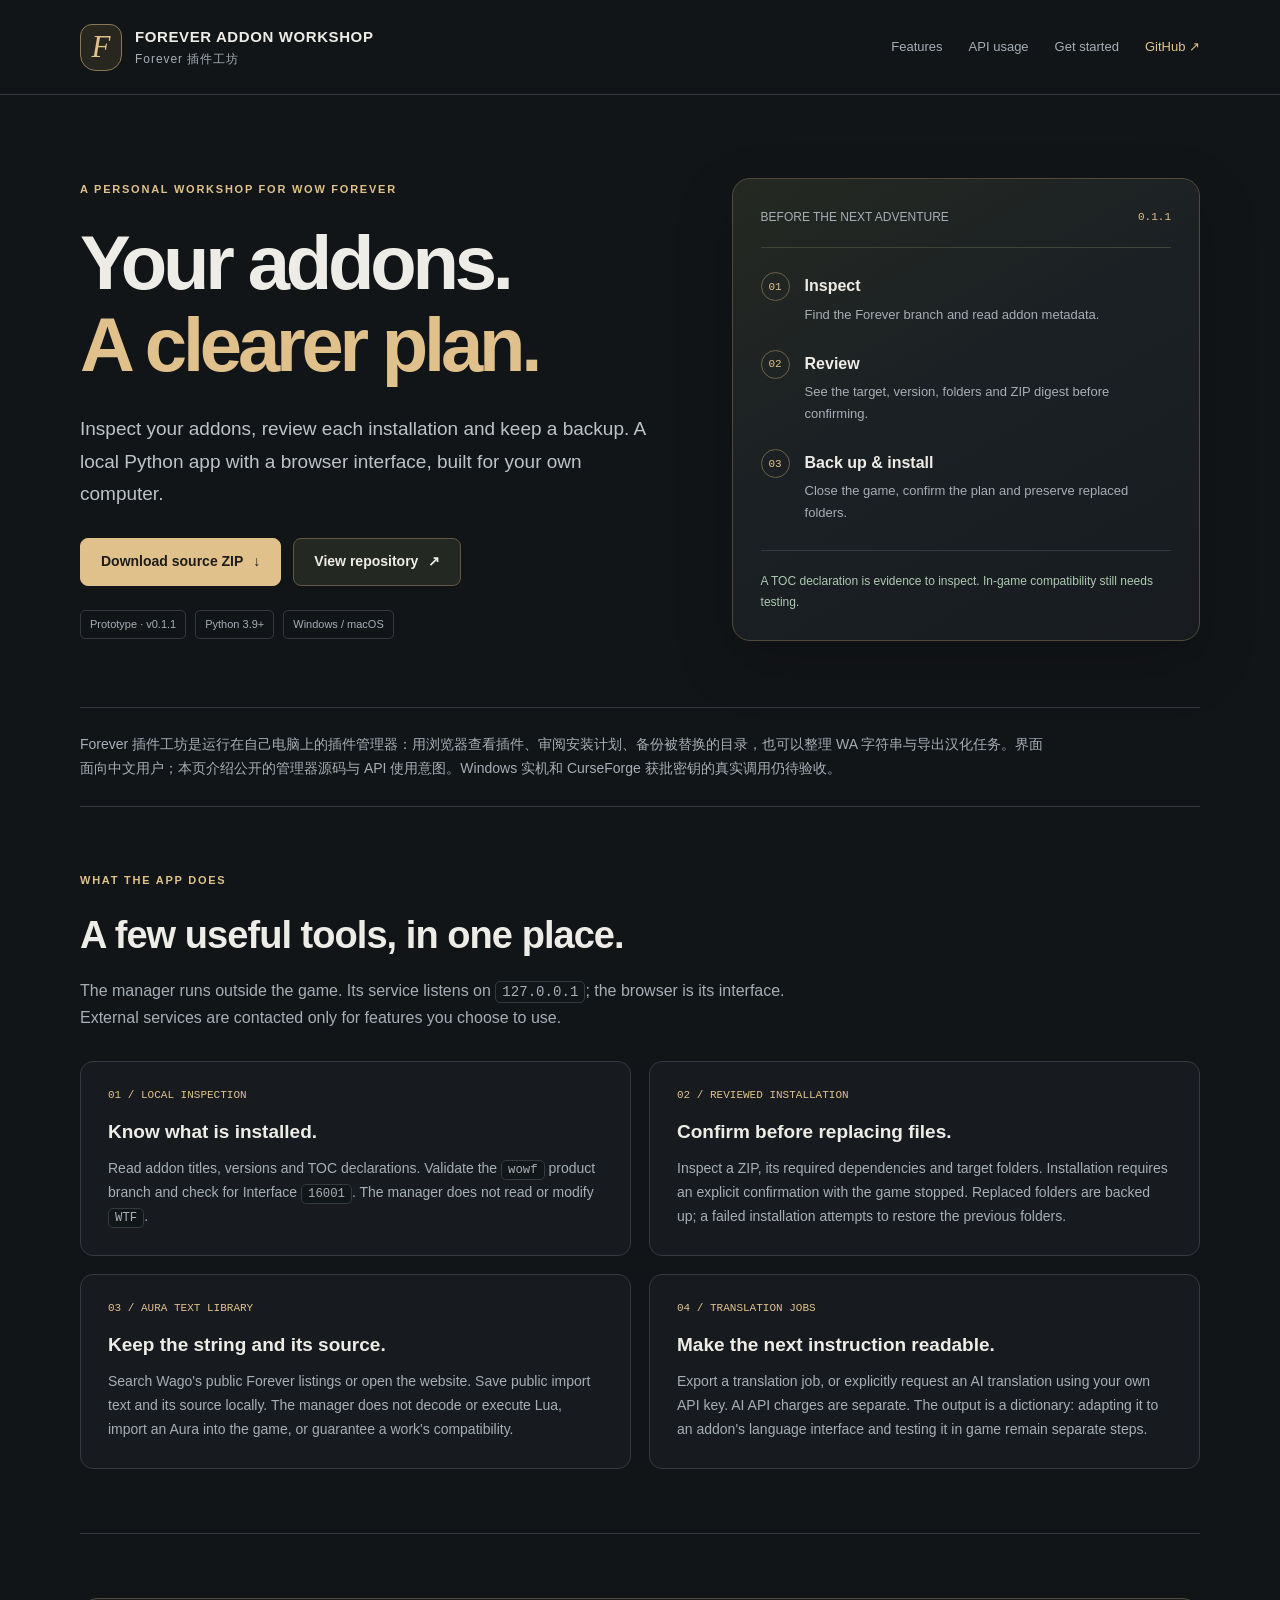
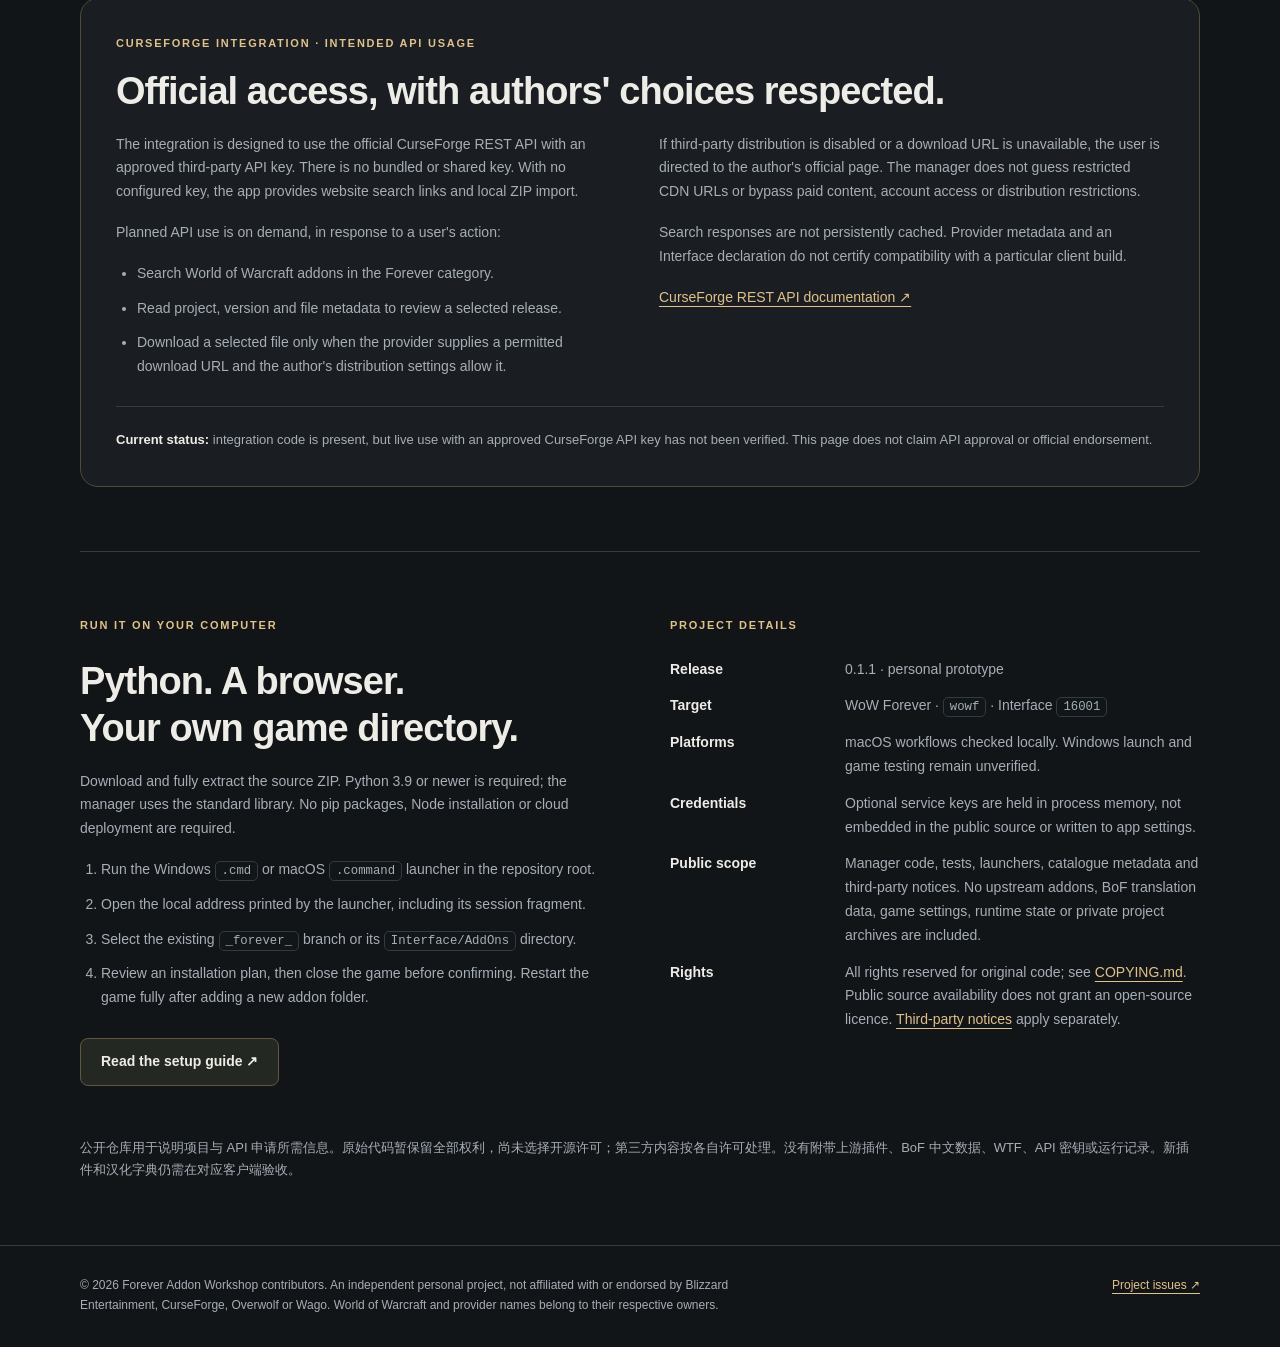
<file: docs/index.html>
<!doctype html>
<html lang="en">
<head>
  <meta charset="utf-8">
  <meta name="viewport" content="width=device-width, initial-scale=1">
  <meta name="color-scheme" content="dark">
  <meta name="theme-color" content="#121518">
  <meta name="description" content="Forever Addon Workshop is a local Python and browser addon manager for WoW Forever. Inspect, review and back up addon installations on your own computer.">
  <title>Forever Addon Workshop — local addon management</title>
  <style>
    :root {
      --bg: #121518;
      --panel: #1a1e22;
      --panel-soft: #171b1f;
      --text: #eeece6;
      --muted: #a6aeb6;
      --gold: #e0c18b;
      --gold-soft: #333026;
      --line: #343a40;
      --green: #aec9b1;
      --radius: 18px;
    }
    * { box-sizing: border-box; }
    html { scroll-behavior: smooth; scroll-padding-top: 26px; }
    body { margin: 0; background: var(--bg); color: var(--text); font: 16px/1.7 -apple-system, BlinkMacSystemFont, "Segoe UI", "PingFang SC", "Microsoft YaHei", sans-serif; }
    a { color: var(--gold); text-underline-offset: 4px; }
    a:hover { color: #f5dcaf; }
    a:focus-visible { outline: 2px solid var(--gold); outline-offset: 6px; border-radius: 3px; }
    h1, h2, h3, p { margin-top: 0; }
    h1 { font-size: clamp(42px, 6.6vw, 76px); font-weight: 650; line-height: 1.08; letter-spacing: -.055em; margin-bottom: 27px; }
    h2 { font-size: clamp(27px, 3.4vw, 38px); line-height: 1.25; font-weight: 600; letter-spacing: -.025em; margin-bottom: 17px; }
    h3 { font-size: 19px; line-height: 1.4; font-weight: 600; margin-bottom: 11px; }
    p { margin-bottom: 17px; }
    code { font: .88em/1.5 ui-monospace, SFMono-Regular, Consolas, monospace; background: #111619; border: 1px solid var(--line); padding: 2px 6px; border-radius: 5px; overflow-wrap: anywhere; }
    .wrap { width: min(1120px, calc(100% - 64px)); margin-inline: auto; }
    .skip { position: absolute; top: -70px; left: 20px; background: var(--gold); color: var(--bg); padding: 10px 17px; z-index: 2; }
    .skip:focus { top: 12px; }
    .site-header { border-bottom: 1px solid var(--line); }
    .header-inner { min-height: 94px; display: flex; align-items: center; justify-content: space-between; gap: 25px; }
    .brand { display: flex; align-items: center; gap: 13px; color: var(--text); text-decoration: none; line-height: 1.25; }
    .monogram { width: 42px; height: 47px; display: grid; place-items: center; border: 1px solid #8b7956; border-radius: 12px 12px 16px 16px; color: var(--gold); font: italic 31px Georgia, serif; background: #28271f; }
    .brand strong { font-size: 15px; font-weight: 600; letter-spacing: .04em; }
    .brand small { display: block; color: var(--muted); font-size: 12px; margin-top: 5px; letter-spacing: .08em; }
    nav { display: flex; align-items: center; gap: 26px; font-size: 13px; }
    nav a { color: var(--muted); text-decoration: none; }
    nav a:last-child { color: var(--gold); }
    .hero { padding-block: 83px 66px; display: grid; grid-template-columns: 1.25fr 1fr; align-items: center; gap: 66px; }
    .eyebrow { color: var(--gold); font-size: 11px; font-weight: 650; letter-spacing: .16em; text-transform: uppercase; margin-bottom: 23px; }
    .hero h1 span { color: var(--gold); }
    .lead { font-size: 19px; line-height: 1.7; color: #bdc3c9; max-width: 620px; }
    .actions { display: flex; gap: 12px; flex-wrap: wrap; margin-block: 28px 24px; }
    .button { display: inline-flex; align-items: center; justify-content: center; gap: 10px; min-height: 47px; padding: 11px 20px; font-size: 14px; font-weight: 600; text-decoration: none; border: 1px solid #625740; border-radius: 8px; color: var(--text); background: #242822; }
    .button.primary { color: #1d1c18; background: var(--gold); border-color: var(--gold); }
    .button:hover { background: #34382f; color: #fff7e4; }
    .button.primary:hover { background: #f2d5a2; color: #1d1c18; }
    .metadata { display: flex; flex-wrap: wrap; gap: 9px; font-size: 11px; color: var(--muted); }
    .metadata span { border: 1px solid var(--line); border-radius: 5px; padding: 4px 9px; }
    .workflow-card { border: 1px solid #514a3b; border-radius: var(--radius); background: linear-gradient(150deg, #252922 0%, #1b2024 45%, #181c20 100%); padding: 28px; box-shadow: 0 22px 60px #0003; }
    .workflow-title { display: flex; align-items: center; justify-content: space-between; padding-bottom: 20px; margin-bottom: 24px; border-bottom: 1px solid #404438; font-size: 12px; color: var(--muted); }
    .version { font: 11px ui-monospace, SFMono-Regular, Consolas, monospace; color: var(--gold); }
    .workflow-step { display: flex; gap: 15px; align-items: flex-start; }
    .workflow-step + .workflow-step { margin-top: 24px; }
    .step-number { width: 29px; height: 29px; border: 1px solid #6b634b; border-radius: 50%; display: grid; place-items: center; flex: 0 0 auto; font: 11px ui-monospace, SFMono-Regular, Consolas, monospace; color: var(--gold); }
    .workflow-step strong { display: block; font-size: 16px; font-weight: 550; margin-bottom: 4px; }
    .workflow-step p { margin: 0; color: var(--muted); font-size: 13px; line-height: 1.7; }
    .workflow-note { margin: 26px 0 0; padding-top: 20px; border-top: 1px solid var(--line); color: var(--green); font-size: 12px; }
    .intro-cn { border-top: 1px solid var(--line); border-bottom: 1px solid var(--line); padding: 25px 0; color: var(--muted); font-size: 14px; }
    .intro-cn p { max-width: 970px; margin: 0; }
    section { padding-block: 64px; }
    section + section { border-top: 1px solid var(--line); }
    .section-intro { max-width: 720px; margin-bottom: 30px; color: var(--muted); }
    .feature-grid { display: grid; grid-template-columns: repeat(2, minmax(0, 1fr)); gap: 18px; }
    .feature { background: var(--panel-soft); border: 1px solid var(--line); border-radius: 13px; padding: 27px; }
    .feature-index { font: 11px ui-monospace, SFMono-Regular, Consolas, monospace; color: var(--gold); display: block; margin-bottom: 18px; }
    .feature p { color: var(--muted); font-size: 14px; margin-bottom: 0; }
    .split { display: grid; grid-template-columns: 1fr 1fr; gap: 60px; }
    .split p, .split li { color: var(--muted); font-size: 14px; }
    .split ul, .split ol { padding-left: 21px; margin: 0; }
    .split li + li { margin-top: 11px; }
    .api-panel { background: var(--panel); border: 1px solid #514a3b; border-radius: var(--radius); padding: 35px; }
    .api-panel .eyebrow { margin-bottom: 15px; }
    .api-panel .split { gap: 38px; }
    .status-note { margin-top: 27px; padding-top: 22px; border-top: 1px solid var(--line); color: var(--muted); font-size: 13px; }
    .status-note strong { color: var(--text); font-weight: 550; }
    .details-list { margin: 0; display: grid; grid-template-columns: 155px 1fr; gap: 13px 20px; font-size: 14px; }
    .details-list dt { color: var(--text); font-weight: 550; }
    .details-list dd { margin: 0; color: var(--muted); }
    .disclosure { color: var(--muted); font-size: 13px; margin: 27px 0 0; }
    .site-footer { border-top: 1px solid var(--line); padding-block: 29px; color: var(--muted); font-size: 12px; }
    .footer-inner { display: flex; align-items: flex-start; justify-content: space-between; gap: 30px; }
    .footer-inner p { margin: 0; max-width: 700px; }
    .footer-inner a { white-space: nowrap; }
    @media (max-width: 900px) {
      .hero { gap: 32px; padding-top: 57px; }
      .workflow-card { padding: 23px; }
      .split { gap: 30px; }
      nav { gap: 17px; }
    }
    @media (max-width: 700px) {
      .wrap { width: min(100% - 36px, 540px); }
      .header-inner { min-height: 100px; flex-wrap: wrap; justify-content: flex-start; gap: 16px; padding-block: 20px; }
      nav { width: 100%; justify-content: space-between; font-size: 12px; }
      .hero { grid-template-columns: 1fr; padding-block: 46px 37px; gap: 32px; }
      h1 { font-size: clamp(43px, 11vw, 64px); }
      .lead { font-size: 17px; }
      .feature-grid, .split { grid-template-columns: 1fr; gap: 20px; }
      .feature { padding: 23px; }
      section { padding-block: 43px; }
      .api-panel { padding: 24px; }
      .details-list { grid-template-columns: 1fr; gap: 4px; }
      .details-list dd { margin-bottom: 13px; }
      .footer-inner { flex-direction: column; gap: 15px; }
      .actions .button { flex: 1 1 auto; }
    }
    @media (prefers-reduced-motion: reduce) { html { scroll-behavior: auto; } }
  </style>
</head>
<body>
  <a class="skip" href="#main">Skip to content</a>
  <header class="site-header">
    <div class="wrap header-inner">
      <a class="brand" href="#main" aria-label="Forever Addon Workshop home">
        <span class="monogram" aria-hidden="true">F</span>
        <span><strong>FOREVER ADDON WORKSHOP</strong><small lang="zh-CN">Forever 插件工坊</small></span>
      </a>
      <nav aria-label="Main navigation">
        <a href="#features">Features</a>
        <a href="#api">API usage</a>
        <a href="#start">Get started</a>
        <a href="https://github.com/en871018-coder/forever-addon-workshop">GitHub ↗</a>
      </nav>
    </div>
  </header>
  <main id="main" class="wrap">
    <div class="hero">
      <div>
        <div class="eyebrow">A personal workshop for WoW Forever</div>
        <h1>Your addons.<br><span>A clearer plan.</span></h1>
        <p class="lead">Inspect your addons, review each installation and keep a backup. A local Python app with a browser interface, built for your own computer.</p>
        <div class="actions">
          <a class="button primary" href="https://github.com/en871018-coder/forever-addon-workshop/archive/refs/heads/main.zip">Download source ZIP <span aria-hidden="true">↓</span></a>
          <a class="button" href="https://github.com/en871018-coder/forever-addon-workshop">View repository <span aria-hidden="true">↗</span></a>
        </div>
        <div class="metadata" aria-label="Project requirements">
          <span>Prototype · v0.1.1</span><span>Python 3.9+</span><span>Windows / macOS</span>
        </div>
      </div>
      <aside class="workflow-card" aria-label="Installation workflow">
        <div class="workflow-title"><span>BEFORE THE NEXT ADVENTURE</span><span class="version">0.1.1</span></div>
        <div class="workflow-step"><span class="step-number" aria-hidden="true">01</span><div><strong>Inspect</strong><p>Find the Forever branch and read addon metadata.</p></div></div>
        <div class="workflow-step"><span class="step-number" aria-hidden="true">02</span><div><strong>Review</strong><p>See the target, version, folders and ZIP digest before confirming.</p></div></div>
        <div class="workflow-step"><span class="step-number" aria-hidden="true">03</span><div><strong>Back up &amp; install</strong><p>Close the game, confirm the plan and preserve replaced folders.</p></div></div>
        <p class="workflow-note">A TOC declaration is evidence to inspect. In-game compatibility still needs testing.</p>
      </aside>
    </div>
    <div class="intro-cn" lang="zh-CN">
      <p>Forever 插件工坊是运行在自己电脑上的插件管理器：用浏览器查看插件、审阅安装计划、备份被替换的目录，也可以整理 WA 字符串与导出汉化任务。界面面向中文用户；本页介绍公开的管理器源码与 API 使用意图。Windows 实机和 CurseForge 获批密钥的真实调用仍待验收。</p>
    </div>
    <section id="features" aria-labelledby="features-title">
      <div class="eyebrow">What the app does</div>
      <h2 id="features-title">A few useful tools, in one place.</h2>
      <p class="section-intro">The manager runs outside the game. Its service listens on <code>127.0.0.1</code>; the browser is its interface. External services are contacted only for features you choose to use.</p>
      <div class="feature-grid">
        <article class="feature"><span class="feature-index">01 / LOCAL INSPECTION</span><h3>Know what is installed.</h3><p>Read addon titles, versions and TOC declarations. Validate the <code>wowf</code> product branch and check for Interface <code>16001</code>. The manager does not read or modify <code>WTF</code>.</p></article>
        <article class="feature"><span class="feature-index">02 / REVIEWED INSTALLATION</span><h3>Confirm before replacing files.</h3><p>Inspect a ZIP, its required dependencies and target folders. Installation requires an explicit confirmation with the game stopped. Replaced folders are backed up; a failed installation attempts to restore the previous folders.</p></article>
        <article class="feature"><span class="feature-index">03 / AURA TEXT LIBRARY</span><h3>Keep the string and its source.</h3><p>Search Wago's public Forever listings or open the website. Save public import text and its source locally. The manager does not decode or execute Lua, import an Aura into the game, or guarantee a work's compatibility.</p></article>
        <article class="feature"><span class="feature-index">04 / TRANSLATION JOBS</span><h3>Make the next instruction readable.</h3><p>Export a translation job, or explicitly request an AI translation using your own API key. AI API charges are separate. The output is a dictionary: adapting it to an addon's language interface and testing it in game remain separate steps.</p></article>
      </div>
    </section>
    <section id="api" aria-labelledby="api-title">
      <div class="api-panel">
        <div class="eyebrow">CurseForge integration · intended API usage</div>
        <h2 id="api-title">Official access, with authors' choices respected.</h2>
        <div class="split">
          <div>
            <p>The integration is designed to use the official CurseForge REST API with an approved third-party API key. There is no bundled or shared key. With no configured key, the app provides website search links and local ZIP import.</p>
            <p>Planned API use is on demand, in response to a user's action:</p>
            <ul>
              <li>Search World of Warcraft addons in the Forever category.</li>
              <li>Read project, version and file metadata to review a selected release.</li>
              <li>Download a selected file only when the provider supplies a permitted download URL and the author's distribution settings allow it.</li>
            </ul>
          </div>
          <div>
            <p>If third-party distribution is disabled or a download URL is unavailable, the user is directed to the author's official page. The manager does not guess restricted CDN URLs or bypass paid content, account access or distribution restrictions.</p>
            <p>Search responses are not persistently cached. Provider metadata and an Interface declaration do not certify compatibility with a particular client build.</p>
            <p><a href="https://docs.curseforge.com/rest-api/">CurseForge REST API documentation ↗</a></p>
          </div>
        </div>
        <div class="status-note"><strong>Current status:</strong> integration code is present, but live use with an approved CurseForge API key has not been verified. This page does not claim API approval or official endorsement.</div>
      </div>
    </section>
    <section id="start" aria-labelledby="start-title">
      <div class="split">
        <div>
          <div class="eyebrow">Run it on your computer</div>
          <h2 id="start-title">Python. A browser.<br>Your own game directory.</h2>
          <p>Download and fully extract the source ZIP. Python 3.9 or newer is required; the manager uses the standard library. No pip packages, Node installation or cloud deployment are required.</p>
          <ol>
            <li>Run the Windows <code>.cmd</code> or macOS <code>.command</code> launcher in the repository root.</li>
            <li>Open the local address printed by the launcher, including its session fragment.</li>
            <li>Select the existing <code>_forever_</code> branch or its <code>Interface/AddOns</code> directory.</li>
            <li>Review an installation plan, then close the game before confirming. Restart the game fully after adding a new addon folder.</li>
          </ol>
          <div class="actions"><a class="button" href="https://github.com/en871018-coder/forever-addon-workshop/blob/main/USAGE.md">Read the setup guide ↗</a></div>
        </div>
        <div>
          <div class="eyebrow">Project details</div>
          <dl class="details-list">
            <dt>Release</dt><dd>0.1.1 · personal prototype</dd>
            <dt>Target</dt><dd>WoW Forever · <code>wowf</code> · Interface <code>16001</code></dd>
            <dt>Platforms</dt><dd>macOS workflows checked locally. Windows launch and game testing remain unverified.</dd>
            <dt>Credentials</dt><dd>Optional service keys are held in process memory, not embedded in the public source or written to app settings.</dd>
            <dt>Public scope</dt><dd>Manager code, tests, launchers, catalogue metadata and third-party notices. No upstream addons, BoF translation data, game settings, runtime state or private project archives are included.</dd>
            <dt>Rights</dt><dd>All rights reserved for original code; see <a href="https://github.com/en871018-coder/forever-addon-workshop/blob/main/COPYING.md">COPYING.md</a>. Public source availability does not grant an open-source licence. <a href="https://github.com/en871018-coder/forever-addon-workshop/blob/main/THIRD_PARTY_NOTICES.md">Third-party notices</a> apply separately.</dd>
          </dl>
        </div>
      </div>
      <p class="disclosure" lang="zh-CN">公开仓库用于说明项目与 API 申请所需信息。原始代码暂保留全部权利，尚未选择开源许可；第三方内容按各自许可处理。没有附带上游插件、BoF 中文数据、WTF、API 密钥或运行记录。新插件和汉化字典仍需在对应客户端验收。</p>
    </section>
  </main>
  <footer class="site-footer">
    <div class="wrap footer-inner">
      <p>© 2026 Forever Addon Workshop contributors. An independent personal project, not affiliated with or endorsed by Blizzard Entertainment, CurseForge, Overwolf or Wago. World of Warcraft and provider names belong to their respective owners.</p>
      <a href="https://github.com/en871018-coder/forever-addon-workshop/issues">Project issues ↗</a>
    </div>
  </footer>
</body>
</html>
</file>
